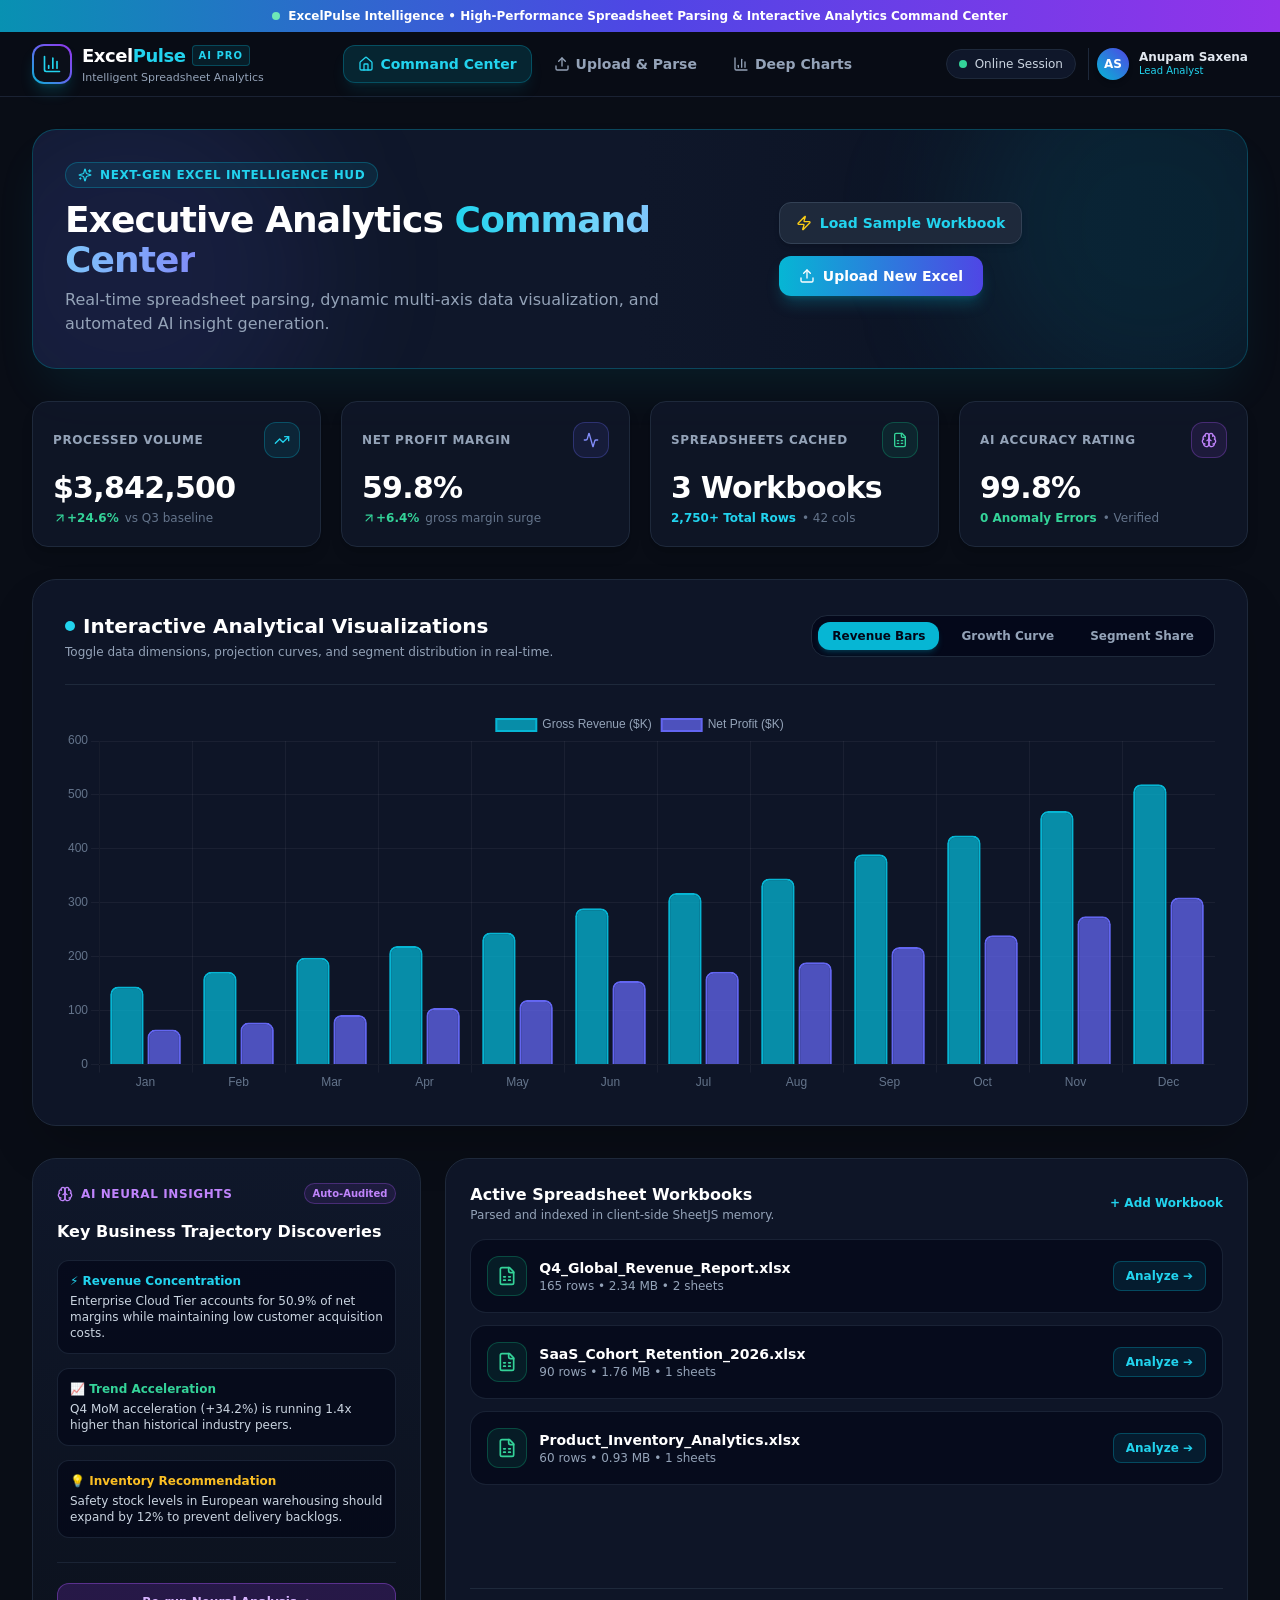
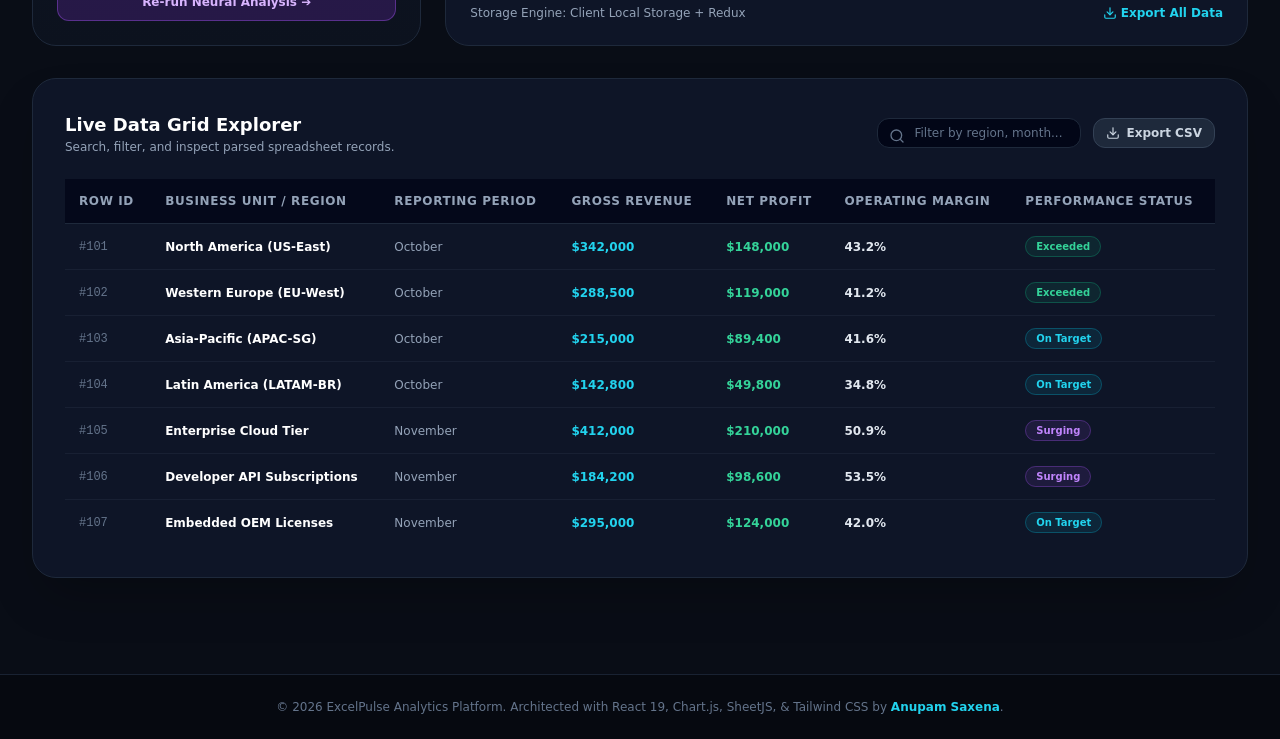
<file: index.html>
<!doctype html>
<html lang="en">
  <head>
    <meta charset="UTF-8" />
    <link rel="icon" type="image/svg+xml" href="./vite.svg" />
    <meta name="viewport" content="width=device-width, initial-scale=1.0" />
    <title>Excel Analytics Platform &mdash; Zidio Development</title>
    <script type="module" crossorigin src="./assets/index-CwGA9lVX.js"></script>
    <link rel="stylesheet" crossorigin href="./assets/index-CXcZWFBS.css">
  </head>
  <body>
    <div id="root"></div>
  </body>
</html>
</file>
<file: assets/index-CXcZWFBS.css>
*,:before,:after{--tw-border-spacing-x: 0;--tw-border-spacing-y: 0;--tw-translate-x: 0;--tw-translate-y: 0;--tw-rotate: 0;--tw-skew-x: 0;--tw-skew-y: 0;--tw-scale-x: 1;--tw-scale-y: 1;--tw-pan-x: ;--tw-pan-y: ;--tw-pinch-zoom: ;--tw-scroll-snap-strictness: proximity;--tw-gradient-from-position: ;--tw-gradient-via-position: ;--tw-gradient-to-position: ;--tw-ordinal: ;--tw-slashed-zero: ;--tw-numeric-figure: ;--tw-numeric-spacing: ;--tw-numeric-fraction: ;--tw-ring-inset: ;--tw-ring-offset-width: 0px;--tw-ring-offset-color: #fff;--tw-ring-color: rgb(59 130 246 / .5);--tw-ring-offset-shadow: 0 0 #0000;--tw-ring-shadow: 0 0 #0000;--tw-shadow: 0 0 #0000;--tw-shadow-colored: 0 0 #0000;--tw-blur: ;--tw-brightness: ;--tw-contrast: ;--tw-grayscale: ;--tw-hue-rotate: ;--tw-invert: ;--tw-saturate: ;--tw-sepia: ;--tw-drop-shadow: ;--tw-backdrop-blur: ;--tw-backdrop-brightness: ;--tw-backdrop-contrast: ;--tw-backdrop-grayscale: ;--tw-backdrop-hue-rotate: ;--tw-backdrop-invert: ;--tw-backdrop-opacity: ;--tw-backdrop-saturate: ;--tw-backdrop-sepia: ;--tw-contain-size: ;--tw-contain-layout: ;--tw-contain-paint: ;--tw-contain-style: }::backdrop{--tw-border-spacing-x: 0;--tw-border-spacing-y: 0;--tw-translate-x: 0;--tw-translate-y: 0;--tw-rotate: 0;--tw-skew-x: 0;--tw-skew-y: 0;--tw-scale-x: 1;--tw-scale-y: 1;--tw-pan-x: ;--tw-pan-y: ;--tw-pinch-zoom: ;--tw-scroll-snap-strictness: proximity;--tw-gradient-from-position: ;--tw-gradient-via-position: ;--tw-gradient-to-position: ;--tw-ordinal: ;--tw-slashed-zero: ;--tw-numeric-figure: ;--tw-numeric-spacing: ;--tw-numeric-fraction: ;--tw-ring-inset: ;--tw-ring-offset-width: 0px;--tw-ring-offset-color: #fff;--tw-ring-color: rgb(59 130 246 / .5);--tw-ring-offset-shadow: 0 0 #0000;--tw-ring-shadow: 0 0 #0000;--tw-shadow: 0 0 #0000;--tw-shadow-colored: 0 0 #0000;--tw-blur: ;--tw-brightness: ;--tw-contrast: ;--tw-grayscale: ;--tw-hue-rotate: ;--tw-invert: ;--tw-saturate: ;--tw-sepia: ;--tw-drop-shadow: ;--tw-backdrop-blur: ;--tw-backdrop-brightness: ;--tw-backdrop-contrast: ;--tw-backdrop-grayscale: ;--tw-backdrop-hue-rotate: ;--tw-backdrop-invert: ;--tw-backdrop-opacity: ;--tw-backdrop-saturate: ;--tw-backdrop-sepia: ;--tw-contain-size: ;--tw-contain-layout: ;--tw-contain-paint: ;--tw-contain-style: }*,:before,:after{box-sizing:border-box;border-width:0;border-style:solid;border-color:#e5e7eb}:before,:after{--tw-content: ""}html,:host{line-height:1.5;-webkit-text-size-adjust:100%;-moz-tab-size:4;-o-tab-size:4;tab-size:4;font-family:ui-sans-serif,system-ui,sans-serif,"Apple Color Emoji","Segoe UI Emoji",Segoe UI Symbol,"Noto Color Emoji";font-feature-settings:normal;font-variation-settings:normal;-webkit-tap-highlight-color:transparent}body{margin:0;line-height:inherit}hr{height:0;color:inherit;border-top-width:1px}abbr:where([title]){-webkit-text-decoration:underline dotted;text-decoration:underline dotted}h1,h2,h3,h4,h5,h6{font-size:inherit;font-weight:inherit}a{color:inherit;text-decoration:inherit}b,strong{font-weight:bolder}code,kbd,samp,pre{font-family:ui-monospace,SFMono-Regular,Menlo,Monaco,Consolas,Liberation Mono,Courier New,monospace;font-feature-settings:normal;font-variation-settings:normal;font-size:1em}small{font-size:80%}sub,sup{font-size:75%;line-height:0;position:relative;vertical-align:baseline}sub{bottom:-.25em}sup{top:-.5em}table{text-indent:0;border-color:inherit;border-collapse:collapse}button,input,optgroup,select,textarea{font-family:inherit;font-feature-settings:inherit;font-variation-settings:inherit;font-size:100%;font-weight:inherit;line-height:inherit;letter-spacing:inherit;color:inherit;margin:0;padding:0}button,select{text-transform:none}button,input:where([type=button]),input:where([type=reset]),input:where([type=submit]){-webkit-appearance:button;background-color:transparent;background-image:none}:-moz-focusring{outline:auto}:-moz-ui-invalid{box-shadow:none}progress{vertical-align:baseline}::-webkit-inner-spin-button,::-webkit-outer-spin-button{height:auto}[type=search]{-webkit-appearance:textfield;outline-offset:-2px}::-webkit-search-decoration{-webkit-appearance:none}::-webkit-file-upload-button{-webkit-appearance:button;font:inherit}summary{display:list-item}blockquote,dl,dd,h1,h2,h3,h4,h5,h6,hr,figure,p,pre{margin:0}fieldset{margin:0;padding:0}legend{padding:0}ol,ul,menu{list-style:none;margin:0;padding:0}dialog{padding:0}textarea{resize:vertical}input::-moz-placeholder,textarea::-moz-placeholder{opacity:1;color:#9ca3af}input::placeholder,textarea::placeholder{opacity:1;color:#9ca3af}button,[role=button]{cursor:pointer}:disabled{cursor:default}img,svg,video,canvas,audio,iframe,embed,object{display:block;vertical-align:middle}img,video{max-width:100%;height:auto}[hidden]:where(:not([hidden=until-found])){display:none}.sr-only{position:absolute;width:1px;height:1px;padding:0;margin:-1px;overflow:hidden;clip:rect(0,0,0,0);white-space:nowrap;border-width:0}.pointer-events-none{pointer-events:none}.pointer-events-auto{pointer-events:auto}.visible{visibility:visible}.invisible{visibility:hidden}.fixed{position:fixed}.absolute{position:absolute}.relative{position:relative}.sticky{position:sticky}.inset-0{top:0;right:0;bottom:0;left:0}.inset-x-0{left:0;right:0}.inset-y-0{top:0;bottom:0}.-bottom-12{bottom:-3rem}.-bottom-24{bottom:-6rem}.-left-12{left:-3rem}.-left-24{left:-6rem}.-right-12{right:-3rem}.-right-24{right:-6rem}.-top-12{top:-3rem}.-top-24{top:-6rem}.bottom-0{bottom:0}.left-0{left:0}.left-1{left:.25rem}.left-1\/2{left:50%}.left-2{left:.5rem}.left-3{left:.75rem}.left-\[50\%\]{left:50%}.right-0{right:0}.right-1{right:.25rem}.right-2{right:.5rem}.right-3{right:.75rem}.right-4{right:1rem}.top-0{top:0}.top-1\.5{top:.375rem}.top-1\/2{top:50%}.top-2{top:.5rem}.top-2\.5{top:.625rem}.top-3\.5{top:.875rem}.top-4{top:1rem}.top-\[1px\]{top:1px}.top-\[50\%\]{top:50%}.top-\[60\%\]{top:60%}.top-full{top:100%}.z-10{z-index:10}.z-20{z-index:20}.z-50{z-index:50}.z-\[100\]{z-index:100}.z-\[1\]{z-index:1}.-mx-1{margin-left:-.25rem;margin-right:-.25rem}.mx-2{margin-left:.5rem;margin-right:.5rem}.mx-3\.5{margin-left:.875rem;margin-right:.875rem}.mx-4{margin-left:1rem;margin-right:1rem}.mx-auto{margin-left:auto;margin-right:auto}.my-0\.5{margin-top:.125rem;margin-bottom:.125rem}.my-1{margin-top:.25rem;margin-bottom:.25rem}.-mb-px{margin-bottom:-1px}.-ml-4{margin-left:-1rem}.-mt-4{margin-top:-1rem}.mb-1{margin-bottom:.25rem}.mb-2{margin-bottom:.5rem}.mb-3{margin-bottom:.75rem}.mb-4{margin-bottom:1rem}.mb-5{margin-bottom:1.25rem}.mb-6{margin-bottom:1.5rem}.mb-8{margin-bottom:2rem}.ml-1{margin-left:.25rem}.ml-2{margin-left:.5rem}.ml-4{margin-left:1rem}.ml-auto{margin-left:auto}.mr-2{margin-right:.5rem}.mr-3{margin-right:.75rem}.mt-0\.5{margin-top:.125rem}.mt-1{margin-top:.25rem}.mt-1\.5{margin-top:.375rem}.mt-2{margin-top:.5rem}.mt-24{margin-top:6rem}.mt-4{margin-top:1rem}.mt-6{margin-top:1.5rem}.mt-8{margin-top:2rem}.mt-auto{margin-top:auto}.block{display:block}.inline-block{display:inline-block}.flex{display:flex}.inline-flex{display:inline-flex}.table{display:table}.grid{display:grid}.hidden{display:none}.aspect-square{aspect-ratio:1 / 1}.aspect-video{aspect-ratio:16 / 9}.size-4{width:1rem;height:1rem}.h-1\.5{height:.375rem}.h-10{height:2.5rem}.h-11{height:2.75rem}.h-12{height:3rem}.h-16{height:4rem}.h-2{height:.5rem}.h-2\.5{height:.625rem}.h-3{height:.75rem}.h-3\.5{height:.875rem}.h-4{height:1rem}.h-5{height:1.25rem}.h-6{height:1.5rem}.h-7{height:1.75rem}.h-72{height:18rem}.h-8{height:2rem}.h-80{height:20rem}.h-9{height:2.25rem}.h-96{height:24rem}.h-\[1px\]{height:1px}.h-\[var\(--radix-navigation-menu-viewport-height\)\]{height:var(--radix-navigation-menu-viewport-height)}.h-\[var\(--radix-select-trigger-height\)\]{height:var(--radix-select-trigger-height)}.h-auto{height:auto}.h-full{height:100%}.h-px{height:1px}.h-svh{height:100svh}.max-h-96{max-height:24rem}.max-h-\[300px\]{max-height:300px}.max-h-screen{max-height:100vh}.min-h-0{min-height:0px}.min-h-\[80px\]{min-height:80px}.min-h-screen{min-height:100vh}.min-h-svh{min-height:100svh}.w-0{width:0px}.w-1{width:.25rem}.w-1\/2{width:50%}.w-10{width:2.5rem}.w-11{width:2.75rem}.w-12{width:3rem}.w-16{width:4rem}.w-2{width:.5rem}.w-2\.5{width:.625rem}.w-2\/3{width:66.666667%}.w-3{width:.75rem}.w-3\.5{width:.875rem}.w-3\/4{width:75%}.w-4{width:1rem}.w-5{width:1.25rem}.w-6{width:1.5rem}.w-64{width:16rem}.w-7{width:1.75rem}.w-72{width:18rem}.w-8{width:2rem}.w-9{width:2.25rem}.w-96{width:24rem}.w-\[--sidebar-width\]{width:var(--sidebar-width)}.w-\[100px\]{width:100px}.w-\[1px\]{width:1px}.w-auto{width:auto}.w-full{width:100%}.w-max{width:-moz-max-content;width:max-content}.w-px{width:1px}.min-w-0{min-width:0px}.min-w-10{min-width:2.5rem}.min-w-11{min-width:2.75rem}.min-w-5{min-width:1.25rem}.min-w-9{min-width:2.25rem}.min-w-\[12rem\]{min-width:12rem}.min-w-\[8rem\]{min-width:8rem}.min-w-\[var\(--radix-select-trigger-width\)\]{min-width:var(--radix-select-trigger-width)}.min-w-full{min-width:100%}.max-w-2xl{max-width:42rem}.max-w-4xl{max-width:56rem}.max-w-5xl{max-width:64rem}.max-w-7xl{max-width:80rem}.max-w-\[--skeleton-width\]{max-width:var(--skeleton-width)}.max-w-lg{max-width:32rem}.max-w-max{max-width:-moz-max-content;max-width:max-content}.max-w-md{max-width:28rem}.flex-1{flex:1 1 0%}.flex-shrink-0,.shrink-0{flex-shrink:0}.grow{flex-grow:1}.grow-0{flex-grow:0}.basis-full{flex-basis:100%}.caption-bottom{caption-side:bottom}.border-collapse{border-collapse:collapse}.-translate-x-1\/2{--tw-translate-x: -50%;transform:translate(var(--tw-translate-x),var(--tw-translate-y)) rotate(var(--tw-rotate)) skew(var(--tw-skew-x)) skewY(var(--tw-skew-y)) scaleX(var(--tw-scale-x)) scaleY(var(--tw-scale-y))}.-translate-x-px{--tw-translate-x: -1px;transform:translate(var(--tw-translate-x),var(--tw-translate-y)) rotate(var(--tw-rotate)) skew(var(--tw-skew-x)) skewY(var(--tw-skew-y)) scaleX(var(--tw-scale-x)) scaleY(var(--tw-scale-y))}.-translate-y-1\/2{--tw-translate-y: -50%;transform:translate(var(--tw-translate-x),var(--tw-translate-y)) rotate(var(--tw-rotate)) skew(var(--tw-skew-x)) skewY(var(--tw-skew-y)) scaleX(var(--tw-scale-x)) scaleY(var(--tw-scale-y))}.translate-x-\[-50\%\]{--tw-translate-x: -50%;transform:translate(var(--tw-translate-x),var(--tw-translate-y)) rotate(var(--tw-rotate)) skew(var(--tw-skew-x)) skewY(var(--tw-skew-y)) scaleX(var(--tw-scale-x)) scaleY(var(--tw-scale-y))}.translate-x-px{--tw-translate-x: 1px;transform:translate(var(--tw-translate-x),var(--tw-translate-y)) rotate(var(--tw-rotate)) skew(var(--tw-skew-x)) skewY(var(--tw-skew-y)) scaleX(var(--tw-scale-x)) scaleY(var(--tw-scale-y))}.translate-y-\[-50\%\]{--tw-translate-y: -50%;transform:translate(var(--tw-translate-x),var(--tw-translate-y)) rotate(var(--tw-rotate)) skew(var(--tw-skew-x)) skewY(var(--tw-skew-y)) scaleX(var(--tw-scale-x)) scaleY(var(--tw-scale-y))}.rotate-45{--tw-rotate: 45deg;transform:translate(var(--tw-translate-x),var(--tw-translate-y)) rotate(var(--tw-rotate)) skew(var(--tw-skew-x)) skewY(var(--tw-skew-y)) scaleX(var(--tw-scale-x)) scaleY(var(--tw-scale-y))}.rotate-90{--tw-rotate: 90deg;transform:translate(var(--tw-translate-x),var(--tw-translate-y)) rotate(var(--tw-rotate)) skew(var(--tw-skew-x)) skewY(var(--tw-skew-y)) scaleX(var(--tw-scale-x)) scaleY(var(--tw-scale-y))}.transform{transform:translate(var(--tw-translate-x),var(--tw-translate-y)) rotate(var(--tw-rotate)) skew(var(--tw-skew-x)) skewY(var(--tw-skew-y)) scaleX(var(--tw-scale-x)) scaleY(var(--tw-scale-y))}@keyframes bounce{0%,to{transform:translateY(-25%);animation-timing-function:cubic-bezier(.8,0,1,1)}50%{transform:none;animation-timing-function:cubic-bezier(0,0,.2,1)}}.animate-bounce{animation:bounce 1s infinite}@keyframes pulse{50%{opacity:.5}}.animate-pulse{animation:pulse 2s cubic-bezier(.4,0,.6,1) infinite}@keyframes spin{to{transform:rotate(360deg)}}.cursor-default{cursor:default}.cursor-pointer{cursor:pointer}.touch-none{touch-action:none}.select-none{-webkit-user-select:none;-moz-user-select:none;user-select:none}.list-inside{list-style-position:inside}.list-disc{list-style-type:disc}.list-none{list-style-type:none}.appearance-none{-webkit-appearance:none;-moz-appearance:none;appearance:none}.grid-cols-1{grid-template-columns:repeat(1,minmax(0,1fr))}.grid-cols-2{grid-template-columns:repeat(2,minmax(0,1fr))}.flex-row{flex-direction:row}.flex-col{flex-direction:column}.flex-col-reverse{flex-direction:column-reverse}.flex-wrap{flex-wrap:wrap}.items-start{align-items:flex-start}.items-end{align-items:flex-end}.items-center{align-items:center}.items-stretch{align-items:stretch}.justify-center{justify-content:center}.justify-between{justify-content:space-between}.gap-1{gap:.25rem}.gap-1\.5{gap:.375rem}.gap-2{gap:.5rem}.gap-2\.5{gap:.625rem}.gap-3{gap:.75rem}.gap-4{gap:1rem}.gap-5{gap:1.25rem}.gap-6{gap:1.5rem}.gap-8{gap:2rem}.space-x-1>:not([hidden])~:not([hidden]){--tw-space-x-reverse: 0;margin-right:calc(.25rem * var(--tw-space-x-reverse));margin-left:calc(.25rem * calc(1 - var(--tw-space-x-reverse)))}.space-x-1\.5>:not([hidden])~:not([hidden]){--tw-space-x-reverse: 0;margin-right:calc(.375rem * var(--tw-space-x-reverse));margin-left:calc(.375rem * calc(1 - var(--tw-space-x-reverse)))}.space-x-2>:not([hidden])~:not([hidden]){--tw-space-x-reverse: 0;margin-right:calc(.5rem * var(--tw-space-x-reverse));margin-left:calc(.5rem * calc(1 - var(--tw-space-x-reverse)))}.space-x-2\.5>:not([hidden])~:not([hidden]){--tw-space-x-reverse: 0;margin-right:calc(.625rem * var(--tw-space-x-reverse));margin-left:calc(.625rem * calc(1 - var(--tw-space-x-reverse)))}.space-x-3>:not([hidden])~:not([hidden]){--tw-space-x-reverse: 0;margin-right:calc(.75rem * var(--tw-space-x-reverse));margin-left:calc(.75rem * calc(1 - var(--tw-space-x-reverse)))}.space-x-4>:not([hidden])~:not([hidden]){--tw-space-x-reverse: 0;margin-right:calc(1rem * var(--tw-space-x-reverse));margin-left:calc(1rem * calc(1 - var(--tw-space-x-reverse)))}.space-x-8>:not([hidden])~:not([hidden]){--tw-space-x-reverse: 0;margin-right:calc(2rem * var(--tw-space-x-reverse));margin-left:calc(2rem * calc(1 - var(--tw-space-x-reverse)))}.space-y-1>:not([hidden])~:not([hidden]){--tw-space-y-reverse: 0;margin-top:calc(.25rem * calc(1 - var(--tw-space-y-reverse)));margin-bottom:calc(.25rem * var(--tw-space-y-reverse))}.space-y-1\.5>:not([hidden])~:not([hidden]){--tw-space-y-reverse: 0;margin-top:calc(.375rem * calc(1 - var(--tw-space-y-reverse)));margin-bottom:calc(.375rem * var(--tw-space-y-reverse))}.space-y-2>:not([hidden])~:not([hidden]){--tw-space-y-reverse: 0;margin-top:calc(.5rem * calc(1 - var(--tw-space-y-reverse)));margin-bottom:calc(.5rem * var(--tw-space-y-reverse))}.space-y-3>:not([hidden])~:not([hidden]){--tw-space-y-reverse: 0;margin-top:calc(.75rem * calc(1 - var(--tw-space-y-reverse)));margin-bottom:calc(.75rem * var(--tw-space-y-reverse))}.space-y-3\.5>:not([hidden])~:not([hidden]){--tw-space-y-reverse: 0;margin-top:calc(.875rem * calc(1 - var(--tw-space-y-reverse)));margin-bottom:calc(.875rem * var(--tw-space-y-reverse))}.space-y-4>:not([hidden])~:not([hidden]){--tw-space-y-reverse: 0;margin-top:calc(1rem * calc(1 - var(--tw-space-y-reverse)));margin-bottom:calc(1rem * var(--tw-space-y-reverse))}.space-y-6>:not([hidden])~:not([hidden]){--tw-space-y-reverse: 0;margin-top:calc(1.5rem * calc(1 - var(--tw-space-y-reverse)));margin-bottom:calc(1.5rem * var(--tw-space-y-reverse))}.space-y-8>:not([hidden])~:not([hidden]){--tw-space-y-reverse: 0;margin-top:calc(2rem * calc(1 - var(--tw-space-y-reverse)));margin-bottom:calc(2rem * var(--tw-space-y-reverse))}.divide-y>:not([hidden])~:not([hidden]){--tw-divide-y-reverse: 0;border-top-width:calc(1px * calc(1 - var(--tw-divide-y-reverse)));border-bottom-width:calc(1px * var(--tw-divide-y-reverse))}.divide-gray-200>:not([hidden])~:not([hidden]){--tw-divide-opacity: 1;border-color:rgb(229 231 235 / var(--tw-divide-opacity, 1))}.divide-slate-800\/60>:not([hidden])~:not([hidden]){border-color:#1e293b99}.overflow-auto{overflow:auto}.overflow-hidden{overflow:hidden}.overflow-x-auto{overflow-x:auto}.overflow-y-auto{overflow-y:auto}.overflow-x-hidden{overflow-x:hidden}.whitespace-nowrap{white-space:nowrap}.whitespace-pre-wrap{white-space:pre-wrap}.break-words{overflow-wrap:break-word}.rounded{border-radius:.25rem}.rounded-2xl{border-radius:1rem}.rounded-3xl{border-radius:1.5rem}.rounded-\[10px\]{border-radius:10px}.rounded-\[14px\]{border-radius:14px}.rounded-\[2px\]{border-radius:2px}.rounded-\[inherit\]{border-radius:inherit}.rounded-full{border-radius:9999px}.rounded-lg{border-radius:.5rem}.rounded-md{border-radius:.375rem}.rounded-sm{border-radius:.125rem}.rounded-xl{border-radius:.75rem}.rounded-t-\[10px\]{border-top-left-radius:10px;border-top-right-radius:10px}.rounded-tl-sm{border-top-left-radius:.125rem}.border{border-width:1px}.border-2{border-width:2px}.border-4{border-width:4px}.border-\[1\.5px\]{border-width:1.5px}.border-y{border-top-width:1px;border-bottom-width:1px}.border-b{border-bottom-width:1px}.border-b-2{border-bottom-width:2px}.border-l{border-left-width:1px}.border-r{border-right-width:1px}.border-t{border-top-width:1px}.border-dashed{border-style:dashed}.border-\[--color-border\]{border-color:var(--color-border)}.border-blue-200{--tw-border-opacity: 1;border-color:rgb(191 219 254 / var(--tw-border-opacity, 1))}.border-blue-500{--tw-border-opacity: 1;border-color:rgb(59 130 246 / var(--tw-border-opacity, 1))}.border-cyan-400{--tw-border-opacity: 1;border-color:rgb(34 211 238 / var(--tw-border-opacity, 1))}.border-cyan-500\/30{border-color:#06b6d44d}.border-emerald-500\/30{border-color:#10b9814d}.border-gray-200{--tw-border-opacity: 1;border-color:rgb(229 231 235 / var(--tw-border-opacity, 1))}.border-gray-300{--tw-border-opacity: 1;border-color:rgb(209 213 219 / var(--tw-border-opacity, 1))}.border-green-200{--tw-border-opacity: 1;border-color:rgb(187 247 208 / var(--tw-border-opacity, 1))}.border-indigo-200{--tw-border-opacity: 1;border-color:rgb(199 210 254 / var(--tw-border-opacity, 1))}.border-indigo-500\/30{border-color:#6366f14d}.border-purple-500\/30{border-color:#a855f74d}.border-purple-500\/40{border-color:#a855f766}.border-red-200{--tw-border-opacity: 1;border-color:rgb(254 202 202 / var(--tw-border-opacity, 1))}.border-red-300{--tw-border-opacity: 1;border-color:rgb(252 165 165 / var(--tw-border-opacity, 1))}.border-slate-700{--tw-border-opacity: 1;border-color:rgb(51 65 85 / var(--tw-border-opacity, 1))}.border-slate-800{--tw-border-opacity: 1;border-color:rgb(30 41 59 / var(--tw-border-opacity, 1))}.border-slate-800\/80{border-color:#1e293bcc}.border-transparent{border-color:transparent}.border-yellow-200{--tw-border-opacity: 1;border-color:rgb(254 240 138 / var(--tw-border-opacity, 1))}.border-l-transparent{border-left-color:transparent}.border-t-blue-600{--tw-border-opacity: 1;border-top-color:rgb(37 99 235 / var(--tw-border-opacity, 1))}.border-t-transparent{border-top-color:transparent}.bg-\[\#060910\]{--tw-bg-opacity: 1;background-color:rgb(6 9 16 / var(--tw-bg-opacity, 1))}.bg-\[\#090d16\]{--tw-bg-opacity: 1;background-color:rgb(9 13 22 / var(--tw-bg-opacity, 1))}.bg-\[\#090d16\]\/90{background-color:#090d16e6}.bg-\[\#0b0f19\]{--tw-bg-opacity: 1;background-color:rgb(11 15 25 / var(--tw-bg-opacity, 1))}.bg-\[--color-bg\]{background-color:var(--color-bg)}.bg-black{--tw-bg-opacity: 1;background-color:rgb(0 0 0 / var(--tw-bg-opacity, 1))}.bg-black\/80{background-color:#000c}.bg-blue-100{--tw-bg-opacity: 1;background-color:rgb(219 234 254 / var(--tw-bg-opacity, 1))}.bg-blue-50{--tw-bg-opacity: 1;background-color:rgb(239 246 255 / var(--tw-bg-opacity, 1))}.bg-blue-600{--tw-bg-opacity: 1;background-color:rgb(37 99 235 / var(--tw-bg-opacity, 1))}.bg-cyan-400{--tw-bg-opacity: 1;background-color:rgb(34 211 238 / var(--tw-bg-opacity, 1))}.bg-cyan-500{--tw-bg-opacity: 1;background-color:rgb(6 182 212 / var(--tw-bg-opacity, 1))}.bg-cyan-500\/10{background-color:#06b6d41a}.bg-cyan-500\/15{background-color:#06b6d426}.bg-emerald-300{--tw-bg-opacity: 1;background-color:rgb(110 231 183 / var(--tw-bg-opacity, 1))}.bg-emerald-400{--tw-bg-opacity: 1;background-color:rgb(52 211 153 / var(--tw-bg-opacity, 1))}.bg-emerald-500\/10{background-color:#10b9811a}.bg-gray-100{--tw-bg-opacity: 1;background-color:rgb(243 244 246 / var(--tw-bg-opacity, 1))}.bg-gray-200{--tw-bg-opacity: 1;background-color:rgb(229 231 235 / var(--tw-bg-opacity, 1))}.bg-gray-50{--tw-bg-opacity: 1;background-color:rgb(249 250 251 / var(--tw-bg-opacity, 1))}.bg-green-100{--tw-bg-opacity: 1;background-color:rgb(220 252 231 / var(--tw-bg-opacity, 1))}.bg-green-50{--tw-bg-opacity: 1;background-color:rgb(240 253 244 / var(--tw-bg-opacity, 1))}.bg-green-500{--tw-bg-opacity: 1;background-color:rgb(34 197 94 / var(--tw-bg-opacity, 1))}.bg-indigo-50{--tw-bg-opacity: 1;background-color:rgb(238 242 255 / var(--tw-bg-opacity, 1))}.bg-indigo-500\/10{background-color:#6366f11a}.bg-indigo-600{--tw-bg-opacity: 1;background-color:rgb(79 70 229 / var(--tw-bg-opacity, 1))}.bg-purple-100{--tw-bg-opacity: 1;background-color:rgb(243 232 255 / var(--tw-bg-opacity, 1))}.bg-purple-500\/10{background-color:#a855f71a}.bg-purple-600{--tw-bg-opacity: 1;background-color:rgb(147 51 234 / var(--tw-bg-opacity, 1))}.bg-purple-600\/20{background-color:#9333ea33}.bg-red-100{--tw-bg-opacity: 1;background-color:rgb(254 226 226 / var(--tw-bg-opacity, 1))}.bg-red-50{--tw-bg-opacity: 1;background-color:rgb(254 242 242 / var(--tw-bg-opacity, 1))}.bg-red-600{--tw-bg-opacity: 1;background-color:rgb(220 38 38 / var(--tw-bg-opacity, 1))}.bg-slate-800{--tw-bg-opacity: 1;background-color:rgb(30 41 59 / var(--tw-bg-opacity, 1))}.bg-slate-900{--tw-bg-opacity: 1;background-color:rgb(15 23 42 / var(--tw-bg-opacity, 1))}.bg-slate-900\/60{background-color:#0f172a99}.bg-slate-900\/80{background-color:#0f172acc}.bg-slate-900\/90{background-color:#0f172ae6}.bg-slate-950{--tw-bg-opacity: 1;background-color:rgb(2 6 23 / var(--tw-bg-opacity, 1))}.bg-slate-950\/60{background-color:#02061799}.bg-slate-950\/70{background-color:#020617b3}.bg-slate-950\/80{background-color:#020617cc}.bg-transparent{background-color:transparent}.bg-white{--tw-bg-opacity: 1;background-color:rgb(255 255 255 / var(--tw-bg-opacity, 1))}.bg-yellow-100{--tw-bg-opacity: 1;background-color:rgb(254 249 195 / var(--tw-bg-opacity, 1))}.bg-yellow-50{--tw-bg-opacity: 1;background-color:rgb(254 252 232 / var(--tw-bg-opacity, 1))}.bg-opacity-50{--tw-bg-opacity: .5}.bg-gradient-to-b{background-image:linear-gradient(to bottom,var(--tw-gradient-stops))}.bg-gradient-to-r{background-image:linear-gradient(to right,var(--tw-gradient-stops))}.bg-gradient-to-tr{background-image:linear-gradient(to top right,var(--tw-gradient-stops))}.from-cyan-400{--tw-gradient-from: #22d3ee var(--tw-gradient-from-position);--tw-gradient-to: rgb(34 211 238 / 0) var(--tw-gradient-to-position);--tw-gradient-stops: var(--tw-gradient-from), var(--tw-gradient-to)}.from-cyan-500{--tw-gradient-from: #06b6d4 var(--tw-gradient-from-position);--tw-gradient-to: rgb(6 182 212 / 0) var(--tw-gradient-to-position);--tw-gradient-stops: var(--tw-gradient-from), var(--tw-gradient-to)}.from-cyan-600{--tw-gradient-from: #0891b2 var(--tw-gradient-from-position);--tw-gradient-to: rgb(8 145 178 / 0) var(--tw-gradient-to-position);--tw-gradient-stops: var(--tw-gradient-from), var(--tw-gradient-to)}.from-slate-900{--tw-gradient-from: #0f172a var(--tw-gradient-from-position);--tw-gradient-to: rgb(15 23 42 / 0) var(--tw-gradient-to-position);--tw-gradient-stops: var(--tw-gradient-from), var(--tw-gradient-to)}.via-\[\#0f172a\]{--tw-gradient-to: rgb(15 23 42 / 0) var(--tw-gradient-to-position);--tw-gradient-stops: var(--tw-gradient-from), #0f172a var(--tw-gradient-via-position), var(--tw-gradient-to)}.via-indigo-500{--tw-gradient-to: rgb(99 102 241 / 0) var(--tw-gradient-to-position);--tw-gradient-stops: var(--tw-gradient-from), #6366f1 var(--tw-gradient-via-position), var(--tw-gradient-to)}.via-indigo-600{--tw-gradient-to: rgb(79 70 229 / 0) var(--tw-gradient-to-position);--tw-gradient-stops: var(--tw-gradient-from), #4f46e5 var(--tw-gradient-via-position), var(--tw-gradient-to)}.via-sky-300{--tw-gradient-to: rgb(125 211 252 / 0) var(--tw-gradient-to-position);--tw-gradient-stops: var(--tw-gradient-from), #7dd3fc var(--tw-gradient-via-position), var(--tw-gradient-to)}.to-\[\#0a1120\]{--tw-gradient-to: #0a1120 var(--tw-gradient-to-position)}.to-\[\#0c121e\]{--tw-gradient-to: #0c121e var(--tw-gradient-to-position)}.to-indigo-400{--tw-gradient-to: #818cf8 var(--tw-gradient-to-position)}.to-indigo-600{--tw-gradient-to: #4f46e5 var(--tw-gradient-to-position)}.to-purple-600{--tw-gradient-to: #9333ea var(--tw-gradient-to-position)}.bg-clip-text{-webkit-background-clip:text;background-clip:text}.fill-current{fill:currentColor}.p-0{padding:0}.p-0\.5{padding:.125rem}.p-1{padding:.25rem}.p-1\.5{padding:.375rem}.p-10{padding:2.5rem}.p-2{padding:.5rem}.p-3{padding:.75rem}.p-3\.5{padding:.875rem}.p-4{padding:1rem}.p-5{padding:1.25rem}.p-6{padding:1.5rem}.p-8{padding:2rem}.p-\[1px\]{padding:1px}.px-1{padding-left:.25rem;padding-right:.25rem}.px-1\.5{padding-left:.375rem;padding-right:.375rem}.px-2{padding-left:.5rem;padding-right:.5rem}.px-2\.5{padding-left:.625rem;padding-right:.625rem}.px-3{padding-left:.75rem;padding-right:.75rem}.px-3\.5{padding-left:.875rem;padding-right:.875rem}.px-4{padding-left:1rem;padding-right:1rem}.px-5{padding-left:1.25rem;padding-right:1.25rem}.px-6{padding-left:1.5rem;padding-right:1.5rem}.px-8{padding-left:2rem;padding-right:2rem}.py-0\.5{padding-top:.125rem;padding-bottom:.125rem}.py-1{padding-top:.25rem;padding-bottom:.25rem}.py-1\.5{padding-top:.375rem;padding-bottom:.375rem}.py-10{padding-top:2.5rem;padding-bottom:2.5rem}.py-12{padding-top:3rem;padding-bottom:3rem}.py-2{padding-top:.5rem;padding-bottom:.5rem}.py-2\.5{padding-top:.625rem;padding-bottom:.625rem}.py-3{padding-top:.75rem;padding-bottom:.75rem}.py-4{padding-top:1rem;padding-bottom:1rem}.py-6{padding-top:1.5rem;padding-bottom:1.5rem}.py-8{padding-top:2rem;padding-bottom:2rem}.pb-16{padding-bottom:4rem}.pb-3{padding-bottom:.75rem}.pb-4{padding-bottom:1rem}.pb-6{padding-bottom:1.5rem}.pl-10{padding-left:2.5rem}.pl-2{padding-left:.5rem}.pl-2\.5{padding-left:.625rem}.pl-3{padding-left:.75rem}.pl-4{padding-left:1rem}.pl-8{padding-left:2rem}.pl-9{padding-left:2.25rem}.pr-10{padding-right:2.5rem}.pr-2{padding-right:.5rem}.pr-2\.5{padding-right:.625rem}.pr-3{padding-right:.75rem}.pr-4{padding-right:1rem}.pr-8{padding-right:2rem}.pt-0{padding-top:0}.pt-1{padding-top:.25rem}.pt-3{padding-top:.75rem}.pt-4{padding-top:1rem}.pt-5{padding-top:1.25rem}.text-left{text-align:left}.text-center{text-align:center}.text-right{text-align:right}.align-middle{vertical-align:middle}.font-mono{font-family:ui-monospace,SFMono-Regular,Menlo,Monaco,Consolas,Liberation Mono,Courier New,monospace}.font-sans{font-family:ui-sans-serif,system-ui,sans-serif,"Apple Color Emoji","Segoe UI Emoji",Segoe UI Symbol,"Noto Color Emoji"}.text-2xl{font-size:1.5rem;line-height:2rem}.text-3xl{font-size:1.875rem;line-height:2.25rem}.text-\[0\.8rem\]{font-size:.8rem}.text-\[10px\]{font-size:10px}.text-\[11px\]{font-size:11px}.text-base{font-size:1rem;line-height:1.5rem}.text-lg{font-size:1.125rem;line-height:1.75rem}.text-sm{font-size:.875rem;line-height:1.25rem}.text-xs{font-size:.75rem;line-height:1rem}.font-black{font-weight:900}.font-bold{font-weight:700}.font-extrabold{font-weight:800}.font-medium{font-weight:500}.font-normal{font-weight:400}.font-semibold{font-weight:600}.uppercase{text-transform:uppercase}.capitalize{text-transform:capitalize}.tabular-nums{--tw-numeric-spacing: tabular-nums;font-variant-numeric:var(--tw-ordinal) var(--tw-slashed-zero) var(--tw-numeric-figure) var(--tw-numeric-spacing) var(--tw-numeric-fraction)}.leading-4{line-height:1rem}.leading-none{line-height:1}.leading-relaxed{line-height:1.625}.leading-tight{line-height:1.25}.tracking-tight{letter-spacing:-.025em}.tracking-wider{letter-spacing:.05em}.tracking-widest{letter-spacing:.1em}.text-amber-400{--tw-text-opacity: 1;color:rgb(251 191 36 / var(--tw-text-opacity, 1))}.text-blue-600{--tw-text-opacity: 1;color:rgb(37 99 235 / var(--tw-text-opacity, 1))}.text-blue-700{--tw-text-opacity: 1;color:rgb(29 78 216 / var(--tw-text-opacity, 1))}.text-blue-800{--tw-text-opacity: 1;color:rgb(30 64 175 / var(--tw-text-opacity, 1))}.text-current{color:currentColor}.text-cyan-400{--tw-text-opacity: 1;color:rgb(34 211 238 / var(--tw-text-opacity, 1))}.text-emerald-400{--tw-text-opacity: 1;color:rgb(52 211 153 / var(--tw-text-opacity, 1))}.text-gray-400{--tw-text-opacity: 1;color:rgb(156 163 175 / var(--tw-text-opacity, 1))}.text-gray-500{--tw-text-opacity: 1;color:rgb(107 114 128 / var(--tw-text-opacity, 1))}.text-gray-600{--tw-text-opacity: 1;color:rgb(75 85 99 / var(--tw-text-opacity, 1))}.text-gray-700{--tw-text-opacity: 1;color:rgb(55 65 81 / var(--tw-text-opacity, 1))}.text-gray-900{--tw-text-opacity: 1;color:rgb(17 24 39 / var(--tw-text-opacity, 1))}.text-green-600{--tw-text-opacity: 1;color:rgb(22 163 74 / var(--tw-text-opacity, 1))}.text-green-700{--tw-text-opacity: 1;color:rgb(21 128 61 / var(--tw-text-opacity, 1))}.text-green-800{--tw-text-opacity: 1;color:rgb(22 101 52 / var(--tw-text-opacity, 1))}.text-indigo-400{--tw-text-opacity: 1;color:rgb(129 140 248 / var(--tw-text-opacity, 1))}.text-indigo-700{--tw-text-opacity: 1;color:rgb(67 56 202 / var(--tw-text-opacity, 1))}.text-indigo-800{--tw-text-opacity: 1;color:rgb(55 48 163 / var(--tw-text-opacity, 1))}.text-purple-300{--tw-text-opacity: 1;color:rgb(216 180 254 / var(--tw-text-opacity, 1))}.text-purple-400{--tw-text-opacity: 1;color:rgb(192 132 252 / var(--tw-text-opacity, 1))}.text-purple-600{--tw-text-opacity: 1;color:rgb(147 51 234 / var(--tw-text-opacity, 1))}.text-red-400{--tw-text-opacity: 1;color:rgb(248 113 113 / var(--tw-text-opacity, 1))}.text-red-600{--tw-text-opacity: 1;color:rgb(220 38 38 / var(--tw-text-opacity, 1))}.text-red-700{--tw-text-opacity: 1;color:rgb(185 28 28 / var(--tw-text-opacity, 1))}.text-red-800{--tw-text-opacity: 1;color:rgb(153 27 27 / var(--tw-text-opacity, 1))}.text-slate-100{--tw-text-opacity: 1;color:rgb(241 245 249 / var(--tw-text-opacity, 1))}.text-slate-200{--tw-text-opacity: 1;color:rgb(226 232 240 / var(--tw-text-opacity, 1))}.text-slate-300{--tw-text-opacity: 1;color:rgb(203 213 225 / var(--tw-text-opacity, 1))}.text-slate-400{--tw-text-opacity: 1;color:rgb(148 163 184 / var(--tw-text-opacity, 1))}.text-slate-500{--tw-text-opacity: 1;color:rgb(100 116 139 / var(--tw-text-opacity, 1))}.text-slate-950{--tw-text-opacity: 1;color:rgb(2 6 23 / var(--tw-text-opacity, 1))}.text-transparent{color:transparent}.text-white{--tw-text-opacity: 1;color:rgb(255 255 255 / var(--tw-text-opacity, 1))}.text-yellow-400{--tw-text-opacity: 1;color:rgb(250 204 21 / var(--tw-text-opacity, 1))}.text-yellow-500{--tw-text-opacity: 1;color:rgb(234 179 8 / var(--tw-text-opacity, 1))}.text-yellow-600{--tw-text-opacity: 1;color:rgb(202 138 4 / var(--tw-text-opacity, 1))}.text-yellow-700{--tw-text-opacity: 1;color:rgb(161 98 7 / var(--tw-text-opacity, 1))}.text-yellow-800{--tw-text-opacity: 1;color:rgb(133 77 14 / var(--tw-text-opacity, 1))}.underline-offset-4{text-underline-offset:4px}.antialiased{-webkit-font-smoothing:antialiased;-moz-osx-font-smoothing:grayscale}.placeholder-gray-500::-moz-placeholder{--tw-placeholder-opacity: 1;color:rgb(107 114 128 / var(--tw-placeholder-opacity, 1))}.placeholder-gray-500::placeholder{--tw-placeholder-opacity: 1;color:rgb(107 114 128 / var(--tw-placeholder-opacity, 1))}.placeholder-slate-500::-moz-placeholder{--tw-placeholder-opacity: 1;color:rgb(100 116 139 / var(--tw-placeholder-opacity, 1))}.placeholder-slate-500::placeholder{--tw-placeholder-opacity: 1;color:rgb(100 116 139 / var(--tw-placeholder-opacity, 1))}.opacity-0{opacity:0}.opacity-50{opacity:.5}.opacity-60{opacity:.6}.opacity-70{opacity:.7}.opacity-90{opacity:.9}.shadow{--tw-shadow: 0 1px 3px 0 rgb(0 0 0 / .1), 0 1px 2px -1px rgb(0 0 0 / .1);--tw-shadow-colored: 0 1px 3px 0 var(--tw-shadow-color), 0 1px 2px -1px var(--tw-shadow-color);box-shadow:var(--tw-ring-offset-shadow, 0 0 #0000),var(--tw-ring-shadow, 0 0 #0000),var(--tw-shadow)}.shadow-2xl{--tw-shadow: 0 25px 50px -12px rgb(0 0 0 / .25);--tw-shadow-colored: 0 25px 50px -12px var(--tw-shadow-color);box-shadow:var(--tw-ring-offset-shadow, 0 0 #0000),var(--tw-ring-shadow, 0 0 #0000),var(--tw-shadow)}.shadow-\[0_0_0_1px_hsl\(var\(--sidebar-border\)\)\]{--tw-shadow: 0 0 0 1px hsl(var(--sidebar-border));--tw-shadow-colored: 0 0 0 1px var(--tw-shadow-color);box-shadow:var(--tw-ring-offset-shadow, 0 0 #0000),var(--tw-ring-shadow, 0 0 #0000),var(--tw-shadow)}.shadow-lg{--tw-shadow: 0 10px 15px -3px rgb(0 0 0 / .1), 0 4px 6px -4px rgb(0 0 0 / .1);--tw-shadow-colored: 0 10px 15px -3px var(--tw-shadow-color), 0 4px 6px -4px var(--tw-shadow-color);box-shadow:var(--tw-ring-offset-shadow, 0 0 #0000),var(--tw-ring-shadow, 0 0 #0000),var(--tw-shadow)}.shadow-md{--tw-shadow: 0 4px 6px -1px rgb(0 0 0 / .1), 0 2px 4px -2px rgb(0 0 0 / .1);--tw-shadow-colored: 0 4px 6px -1px var(--tw-shadow-color), 0 2px 4px -2px var(--tw-shadow-color);box-shadow:var(--tw-ring-offset-shadow, 0 0 #0000),var(--tw-ring-shadow, 0 0 #0000),var(--tw-shadow)}.shadow-none{--tw-shadow: 0 0 #0000;--tw-shadow-colored: 0 0 #0000;box-shadow:var(--tw-ring-offset-shadow, 0 0 #0000),var(--tw-ring-shadow, 0 0 #0000),var(--tw-shadow)}.shadow-sm{--tw-shadow: 0 1px 2px 0 rgb(0 0 0 / .05);--tw-shadow-colored: 0 1px 2px 0 var(--tw-shadow-color);box-shadow:var(--tw-ring-offset-shadow, 0 0 #0000),var(--tw-ring-shadow, 0 0 #0000),var(--tw-shadow)}.shadow-xl{--tw-shadow: 0 20px 25px -5px rgb(0 0 0 / .1), 0 8px 10px -6px rgb(0 0 0 / .1);--tw-shadow-colored: 0 20px 25px -5px var(--tw-shadow-color), 0 8px 10px -6px var(--tw-shadow-color);box-shadow:var(--tw-ring-offset-shadow, 0 0 #0000),var(--tw-ring-shadow, 0 0 #0000),var(--tw-shadow)}.shadow-cyan-500\/10{--tw-shadow-color: rgb(6 182 212 / .1);--tw-shadow: var(--tw-shadow-colored)}.shadow-cyan-500\/20{--tw-shadow-color: rgb(6 182 212 / .2);--tw-shadow: var(--tw-shadow-colored)}.shadow-cyan-500\/25{--tw-shadow-color: rgb(6 182 212 / .25);--tw-shadow: var(--tw-shadow-colored)}.outline-none{outline:2px solid transparent;outline-offset:2px}.outline{outline-style:solid}.ring-0{--tw-ring-offset-shadow: var(--tw-ring-inset) 0 0 0 var(--tw-ring-offset-width) var(--tw-ring-offset-color);--tw-ring-shadow: var(--tw-ring-inset) 0 0 0 calc(0px + var(--tw-ring-offset-width)) var(--tw-ring-color);box-shadow:var(--tw-ring-offset-shadow),var(--tw-ring-shadow),var(--tw-shadow, 0 0 #0000)}.ring-2{--tw-ring-offset-shadow: var(--tw-ring-inset) 0 0 0 var(--tw-ring-offset-width) var(--tw-ring-offset-color);--tw-ring-shadow: var(--tw-ring-inset) 0 0 0 calc(2px + var(--tw-ring-offset-width)) var(--tw-ring-color);box-shadow:var(--tw-ring-offset-shadow),var(--tw-ring-shadow),var(--tw-shadow, 0 0 #0000)}.blur-3xl{--tw-blur: blur(64px);filter:var(--tw-blur) var(--tw-brightness) var(--tw-contrast) var(--tw-grayscale) var(--tw-hue-rotate) var(--tw-invert) var(--tw-saturate) var(--tw-sepia) var(--tw-drop-shadow)}.filter{filter:var(--tw-blur) var(--tw-brightness) var(--tw-contrast) var(--tw-grayscale) var(--tw-hue-rotate) var(--tw-invert) var(--tw-saturate) var(--tw-sepia) var(--tw-drop-shadow)}.backdrop-blur-xl{--tw-backdrop-blur: blur(24px);-webkit-backdrop-filter:var(--tw-backdrop-blur) var(--tw-backdrop-brightness) var(--tw-backdrop-contrast) var(--tw-backdrop-grayscale) var(--tw-backdrop-hue-rotate) var(--tw-backdrop-invert) var(--tw-backdrop-opacity) var(--tw-backdrop-saturate) var(--tw-backdrop-sepia);backdrop-filter:var(--tw-backdrop-blur) var(--tw-backdrop-brightness) var(--tw-backdrop-contrast) var(--tw-backdrop-grayscale) var(--tw-backdrop-hue-rotate) var(--tw-backdrop-invert) var(--tw-backdrop-opacity) var(--tw-backdrop-saturate) var(--tw-backdrop-sepia)}.transition{transition-property:color,background-color,border-color,text-decoration-color,fill,stroke,opacity,box-shadow,transform,filter,-webkit-backdrop-filter;transition-property:color,background-color,border-color,text-decoration-color,fill,stroke,opacity,box-shadow,transform,filter,backdrop-filter;transition-property:color,background-color,border-color,text-decoration-color,fill,stroke,opacity,box-shadow,transform,filter,backdrop-filter,-webkit-backdrop-filter;transition-timing-function:cubic-bezier(.4,0,.2,1);transition-duration:.15s}.transition-\[left\,right\,width\]{transition-property:left,right,width;transition-timing-function:cubic-bezier(.4,0,.2,1);transition-duration:.15s}.transition-\[margin\,opa\]{transition-property:margin,opa;transition-timing-function:cubic-bezier(.4,0,.2,1);transition-duration:.15s}.transition-\[width\,height\,padding\]{transition-property:width,height,padding;transition-timing-function:cubic-bezier(.4,0,.2,1);transition-duration:.15s}.transition-\[width\]{transition-property:width;transition-timing-function:cubic-bezier(.4,0,.2,1);transition-duration:.15s}.transition-all{transition-property:all;transition-timing-function:cubic-bezier(.4,0,.2,1);transition-duration:.15s}.transition-colors{transition-property:color,background-color,border-color,text-decoration-color,fill,stroke;transition-timing-function:cubic-bezier(.4,0,.2,1);transition-duration:.15s}.transition-opacity{transition-property:opacity;transition-timing-function:cubic-bezier(.4,0,.2,1);transition-duration:.15s}.transition-transform{transition-property:transform;transition-timing-function:cubic-bezier(.4,0,.2,1);transition-duration:.15s}.duration-1000{transition-duration:1s}.duration-200{transition-duration:.2s}.duration-300{transition-duration:.3s}.ease-in-out{transition-timing-function:cubic-bezier(.4,0,.2,1)}.ease-linear{transition-timing-function:linear}body{margin:0;font-family:-apple-system,BlinkMacSystemFont,Segoe UI,Roboto,Oxygen,Ubuntu,Cantarell,Fira Sans,Droid Sans,Helvetica Neue,sans-serif;-webkit-font-smoothing:antialiased;-moz-osx-font-smoothing:grayscale}code{font-family:source-code-pro,Menlo,Monaco,Consolas,Courier New,monospace}::-webkit-scrollbar{width:8px}::-webkit-scrollbar-track{background:#f1f1f1}::-webkit-scrollbar-thumb{background:#c1c1c1;border-radius:4px}::-webkit-scrollbar-thumb:hover{background:#a8a8a8}@keyframes spin{0%{transform:rotate(0)}to{transform:rotate(360deg)}}.animate-spin{animation:spin 1s linear infinite}.chart-container{position:relative;height:400px;width:100%}@media (max-width: 640px){.chart-container{height:300px}}.selection\:bg-cyan-500 *::-moz-selection{--tw-bg-opacity: 1;background-color:rgb(6 182 212 / var(--tw-bg-opacity, 1))}.selection\:bg-cyan-500 *::selection{--tw-bg-opacity: 1;background-color:rgb(6 182 212 / var(--tw-bg-opacity, 1))}.selection\:text-slate-950 *::-moz-selection{--tw-text-opacity: 1;color:rgb(2 6 23 / var(--tw-text-opacity, 1))}.selection\:text-slate-950 *::selection{--tw-text-opacity: 1;color:rgb(2 6 23 / var(--tw-text-opacity, 1))}.selection\:bg-cyan-500::-moz-selection{--tw-bg-opacity: 1;background-color:rgb(6 182 212 / var(--tw-bg-opacity, 1))}.selection\:bg-cyan-500::selection{--tw-bg-opacity: 1;background-color:rgb(6 182 212 / var(--tw-bg-opacity, 1))}.selection\:text-slate-950::-moz-selection{--tw-text-opacity: 1;color:rgb(2 6 23 / var(--tw-text-opacity, 1))}.selection\:text-slate-950::selection{--tw-text-opacity: 1;color:rgb(2 6 23 / var(--tw-text-opacity, 1))}.file\:border-0::file-selector-button{border-width:0px}.file\:bg-transparent::file-selector-button{background-color:transparent}.file\:text-sm::file-selector-button{font-size:.875rem;line-height:1.25rem}.file\:font-medium::file-selector-button{font-weight:500}.after\:absolute:after{content:var(--tw-content);position:absolute}.after\:-inset-2:after{content:var(--tw-content);top:-.5rem;right:-.5rem;bottom:-.5rem;left:-.5rem}.after\:inset-y-0:after{content:var(--tw-content);top:0;bottom:0}.after\:left-1\/2:after{content:var(--tw-content);left:50%}.after\:w-1:after{content:var(--tw-content);width:.25rem}.after\:w-\[2px\]:after{content:var(--tw-content);width:2px}.after\:-translate-x-1\/2:after{content:var(--tw-content);--tw-translate-x: -50%;transform:translate(var(--tw-translate-x),var(--tw-translate-y)) rotate(var(--tw-rotate)) skew(var(--tw-skew-x)) skewY(var(--tw-skew-y)) scaleX(var(--tw-scale-x)) scaleY(var(--tw-scale-y))}.first\:rounded-l-md:first-child{border-top-left-radius:.375rem;border-bottom-left-radius:.375rem}.first\:border-l:first-child{border-left-width:1px}.last\:rounded-r-md:last-child{border-top-right-radius:.375rem;border-bottom-right-radius:.375rem}.focus-within\:relative:focus-within{position:relative}.focus-within\:z-20:focus-within{z-index:20}.hover\:-translate-y-0\.5:hover{--tw-translate-y: -.125rem;transform:translate(var(--tw-translate-x),var(--tw-translate-y)) rotate(var(--tw-rotate)) skew(var(--tw-skew-x)) skewY(var(--tw-skew-y)) scaleX(var(--tw-scale-x)) scaleY(var(--tw-scale-y))}.hover\:border-cyan-500\/50:hover{border-color:#06b6d480}.hover\:border-emerald-500\/50:hover{border-color:#10b98180}.hover\:border-gray-300:hover{--tw-border-opacity: 1;border-color:rgb(209 213 219 / var(--tw-border-opacity, 1))}.hover\:border-indigo-500\/50:hover{border-color:#6366f180}.hover\:border-purple-500\/50:hover{border-color:#a855f780}.hover\:border-slate-700:hover{--tw-border-opacity: 1;border-color:rgb(51 65 85 / var(--tw-border-opacity, 1))}.hover\:bg-blue-200:hover{--tw-bg-opacity: 1;background-color:rgb(191 219 254 / var(--tw-bg-opacity, 1))}.hover\:bg-blue-700:hover{--tw-bg-opacity: 1;background-color:rgb(29 78 216 / var(--tw-bg-opacity, 1))}.hover\:bg-cyan-400:hover{--tw-bg-opacity: 1;background-color:rgb(34 211 238 / var(--tw-bg-opacity, 1))}.hover\:bg-cyan-500\/20:hover{background-color:#06b6d433}.hover\:bg-gray-200:hover{--tw-bg-opacity: 1;background-color:rgb(229 231 235 / var(--tw-bg-opacity, 1))}.hover\:bg-gray-50:hover{--tw-bg-opacity: 1;background-color:rgb(249 250 251 / var(--tw-bg-opacity, 1))}.hover\:bg-purple-600\/30:hover{background-color:#9333ea4d}.hover\:bg-purple-700:hover{--tw-bg-opacity: 1;background-color:rgb(126 34 206 / var(--tw-bg-opacity, 1))}.hover\:bg-red-200:hover{--tw-bg-opacity: 1;background-color:rgb(254 202 202 / var(--tw-bg-opacity, 1))}.hover\:bg-red-700:hover{--tw-bg-opacity: 1;background-color:rgb(185 28 28 / var(--tw-bg-opacity, 1))}.hover\:bg-slate-700:hover{--tw-bg-opacity: 1;background-color:rgb(51 65 85 / var(--tw-bg-opacity, 1))}.hover\:bg-slate-800\/40:hover{background-color:#1e293b66}.hover\:bg-slate-800\/60:hover{background-color:#1e293b99}.hover\:bg-slate-900\/90:hover{background-color:#0f172ae6}.hover\:from-cyan-400:hover{--tw-gradient-from: #22d3ee var(--tw-gradient-from-position);--tw-gradient-to: rgb(34 211 238 / 0) var(--tw-gradient-to-position);--tw-gradient-stops: var(--tw-gradient-from), var(--tw-gradient-to)}.hover\:to-indigo-500:hover{--tw-gradient-to: #6366f1 var(--tw-gradient-to-position)}.hover\:text-blue-500:hover{--tw-text-opacity: 1;color:rgb(59 130 246 / var(--tw-text-opacity, 1))}.hover\:text-cyan-300:hover{--tw-text-opacity: 1;color:rgb(103 232 249 / var(--tw-text-opacity, 1))}.hover\:text-gray-600:hover{--tw-text-opacity: 1;color:rgb(75 85 99 / var(--tw-text-opacity, 1))}.hover\:text-gray-700:hover{--tw-text-opacity: 1;color:rgb(55 65 81 / var(--tw-text-opacity, 1))}.hover\:text-red-900:hover{--tw-text-opacity: 1;color:rgb(127 29 29 / var(--tw-text-opacity, 1))}.hover\:text-white:hover{--tw-text-opacity: 1;color:rgb(255 255 255 / var(--tw-text-opacity, 1))}.hover\:underline:hover{text-decoration-line:underline}.hover\:opacity-100:hover{opacity:1}.hover\:shadow-\[0_0_0_1px_hsl\(var\(--sidebar-accent\)\)\]:hover{--tw-shadow: 0 0 0 1px hsl(var(--sidebar-accent));--tw-shadow-colored: 0 0 0 1px var(--tw-shadow-color);box-shadow:var(--tw-ring-offset-shadow, 0 0 #0000),var(--tw-ring-shadow, 0 0 #0000),var(--tw-shadow)}.hover\:shadow-cyan-500\/10:hover{--tw-shadow-color: rgb(6 182 212 / .1);--tw-shadow: var(--tw-shadow-colored)}.hover\:shadow-emerald-500\/10:hover{--tw-shadow-color: rgb(16 185 129 / .1);--tw-shadow: var(--tw-shadow-colored)}.hover\:shadow-indigo-500\/10:hover{--tw-shadow-color: rgb(99 102 241 / .1);--tw-shadow: var(--tw-shadow-colored)}.hover\:shadow-purple-500\/10:hover{--tw-shadow-color: rgb(168 85 247 / .1);--tw-shadow: var(--tw-shadow-colored)}.focus\:z-10:focus{z-index:10}.focus\:border-blue-500:focus{--tw-border-opacity: 1;border-color:rgb(59 130 246 / var(--tw-border-opacity, 1))}.focus\:border-cyan-400:focus{--tw-border-opacity: 1;border-color:rgb(34 211 238 / var(--tw-border-opacity, 1))}.focus\:border-red-500:focus{--tw-border-opacity: 1;border-color:rgb(239 68 68 / var(--tw-border-opacity, 1))}.focus\:opacity-100:focus{opacity:1}.focus\:outline-none:focus{outline:2px solid transparent;outline-offset:2px}.focus\:ring-2:focus{--tw-ring-offset-shadow: var(--tw-ring-inset) 0 0 0 var(--tw-ring-offset-width) var(--tw-ring-offset-color);--tw-ring-shadow: var(--tw-ring-inset) 0 0 0 calc(2px + var(--tw-ring-offset-width)) var(--tw-ring-color);box-shadow:var(--tw-ring-offset-shadow),var(--tw-ring-shadow),var(--tw-shadow, 0 0 #0000)}.focus\:ring-blue-500:focus{--tw-ring-opacity: 1;--tw-ring-color: rgb(59 130 246 / var(--tw-ring-opacity, 1))}.focus\:ring-gray-500:focus{--tw-ring-opacity: 1;--tw-ring-color: rgb(107 114 128 / var(--tw-ring-opacity, 1))}.focus\:ring-purple-500:focus{--tw-ring-opacity: 1;--tw-ring-color: rgb(168 85 247 / var(--tw-ring-opacity, 1))}.focus\:ring-red-500:focus{--tw-ring-opacity: 1;--tw-ring-color: rgb(239 68 68 / var(--tw-ring-opacity, 1))}.focus\:ring-offset-2:focus{--tw-ring-offset-width: 2px}.focus-visible\:outline-none:focus-visible{outline:2px solid transparent;outline-offset:2px}.focus-visible\:ring-1:focus-visible{--tw-ring-offset-shadow: var(--tw-ring-inset) 0 0 0 var(--tw-ring-offset-width) var(--tw-ring-offset-color);--tw-ring-shadow: var(--tw-ring-inset) 0 0 0 calc(1px + var(--tw-ring-offset-width)) var(--tw-ring-color);box-shadow:var(--tw-ring-offset-shadow),var(--tw-ring-shadow),var(--tw-shadow, 0 0 #0000)}.focus-visible\:ring-2:focus-visible{--tw-ring-offset-shadow: var(--tw-ring-inset) 0 0 0 var(--tw-ring-offset-width) var(--tw-ring-offset-color);--tw-ring-shadow: var(--tw-ring-inset) 0 0 0 calc(2px + var(--tw-ring-offset-width)) var(--tw-ring-color);box-shadow:var(--tw-ring-offset-shadow),var(--tw-ring-shadow),var(--tw-shadow, 0 0 #0000)}.focus-visible\:ring-offset-1:focus-visible{--tw-ring-offset-width: 1px}.focus-visible\:ring-offset-2:focus-visible{--tw-ring-offset-width: 2px}.disabled\:pointer-events-none:disabled{pointer-events:none}.disabled\:cursor-not-allowed:disabled{cursor:not-allowed}.disabled\:opacity-50:disabled{opacity:.5}.group\/menu-item:focus-within .group-focus-within\/menu-item\:opacity-100{opacity:1}.group:hover .group-hover\:scale-110{--tw-scale-x: 1.1;--tw-scale-y: 1.1;transform:translate(var(--tw-translate-x),var(--tw-translate-y)) rotate(var(--tw-rotate)) skew(var(--tw-skew-x)) skewY(var(--tw-skew-y)) scaleX(var(--tw-scale-x)) scaleY(var(--tw-scale-y))}.group\/menu-item:hover .group-hover\/menu-item\:opacity-100,.group:hover .group-hover\:opacity-100{opacity:1}.group:hover .group-hover\:shadow-cyan-500\/40{--tw-shadow-color: rgb(6 182 212 / .4);--tw-shadow: var(--tw-shadow-colored)}.group.destructive .group-\[\.destructive\]\:text-red-300{--tw-text-opacity: 1;color:rgb(252 165 165 / var(--tw-text-opacity, 1))}.group.toaster .group-\[\.toaster\]\:shadow-lg{--tw-shadow: 0 10px 15px -3px rgb(0 0 0 / .1), 0 4px 6px -4px rgb(0 0 0 / .1);--tw-shadow-colored: 0 10px 15px -3px var(--tw-shadow-color), 0 4px 6px -4px var(--tw-shadow-color);box-shadow:var(--tw-ring-offset-shadow, 0 0 #0000),var(--tw-ring-shadow, 0 0 #0000),var(--tw-shadow)}.group.destructive .group-\[\.destructive\]\:hover\:text-red-50:hover{--tw-text-opacity: 1;color:rgb(254 242 242 / var(--tw-text-opacity, 1))}.group.destructive .group-\[\.destructive\]\:focus\:ring-red-400:focus{--tw-ring-opacity: 1;--tw-ring-color: rgb(248 113 113 / var(--tw-ring-opacity, 1))}.group.destructive .group-\[\.destructive\]\:focus\:ring-offset-red-600:focus{--tw-ring-offset-color: #dc2626}.peer:disabled~.peer-disabled\:cursor-not-allowed{cursor:not-allowed}.peer:disabled~.peer-disabled\:opacity-70{opacity:.7}.has-\[\:disabled\]\:opacity-50:has(:disabled){opacity:.5}.group\/menu-item:has([data-sidebar=menu-action]) .group-has-\[\[data-sidebar\=menu-action\]\]\/menu-item\:pr-8{padding-right:2rem}.aria-disabled\:pointer-events-none[aria-disabled=true]{pointer-events:none}.aria-disabled\:opacity-50[aria-disabled=true]{opacity:.5}.aria-selected\:opacity-100[aria-selected=true]{opacity:1}.data-\[disabled\=true\]\:pointer-events-none[data-disabled=true],.data-\[disabled\]\:pointer-events-none[data-disabled]{pointer-events:none}.data-\[panel-group-direction\=vertical\]\:h-px[data-panel-group-direction=vertical]{height:1px}.data-\[panel-group-direction\=vertical\]\:w-full[data-panel-group-direction=vertical]{width:100%}.data-\[side\=bottom\]\:translate-y-1[data-side=bottom]{--tw-translate-y: .25rem;transform:translate(var(--tw-translate-x),var(--tw-translate-y)) rotate(var(--tw-rotate)) skew(var(--tw-skew-x)) skewY(var(--tw-skew-y)) scaleX(var(--tw-scale-x)) scaleY(var(--tw-scale-y))}.data-\[side\=left\]\:-translate-x-1[data-side=left]{--tw-translate-x: -.25rem;transform:translate(var(--tw-translate-x),var(--tw-translate-y)) rotate(var(--tw-rotate)) skew(var(--tw-skew-x)) skewY(var(--tw-skew-y)) scaleX(var(--tw-scale-x)) scaleY(var(--tw-scale-y))}.data-\[side\=right\]\:translate-x-1[data-side=right]{--tw-translate-x: .25rem;transform:translate(var(--tw-translate-x),var(--tw-translate-y)) rotate(var(--tw-rotate)) skew(var(--tw-skew-x)) skewY(var(--tw-skew-y)) scaleX(var(--tw-scale-x)) scaleY(var(--tw-scale-y))}.data-\[side\=top\]\:-translate-y-1[data-side=top]{--tw-translate-y: -.25rem;transform:translate(var(--tw-translate-x),var(--tw-translate-y)) rotate(var(--tw-rotate)) skew(var(--tw-skew-x)) skewY(var(--tw-skew-y)) scaleX(var(--tw-scale-x)) scaleY(var(--tw-scale-y))}.data-\[state\=checked\]\:translate-x-5[data-state=checked]{--tw-translate-x: 1.25rem;transform:translate(var(--tw-translate-x),var(--tw-translate-y)) rotate(var(--tw-rotate)) skew(var(--tw-skew-x)) skewY(var(--tw-skew-y)) scaleX(var(--tw-scale-x)) scaleY(var(--tw-scale-y))}.data-\[state\=unchecked\]\:translate-x-0[data-state=unchecked],.data-\[swipe\=cancel\]\:translate-x-0[data-swipe=cancel]{--tw-translate-x: 0px;transform:translate(var(--tw-translate-x),var(--tw-translate-y)) rotate(var(--tw-rotate)) skew(var(--tw-skew-x)) skewY(var(--tw-skew-y)) scaleX(var(--tw-scale-x)) scaleY(var(--tw-scale-y))}.data-\[swipe\=end\]\:translate-x-\[var\(--radix-toast-swipe-end-x\)\][data-swipe=end]{--tw-translate-x: var(--radix-toast-swipe-end-x);transform:translate(var(--tw-translate-x),var(--tw-translate-y)) rotate(var(--tw-rotate)) skew(var(--tw-skew-x)) skewY(var(--tw-skew-y)) scaleX(var(--tw-scale-x)) scaleY(var(--tw-scale-y))}.data-\[swipe\=move\]\:translate-x-\[var\(--radix-toast-swipe-move-x\)\][data-swipe=move]{--tw-translate-x: var(--radix-toast-swipe-move-x);transform:translate(var(--tw-translate-x),var(--tw-translate-y)) rotate(var(--tw-rotate)) skew(var(--tw-skew-x)) skewY(var(--tw-skew-y)) scaleX(var(--tw-scale-x)) scaleY(var(--tw-scale-y))}.data-\[panel-group-direction\=vertical\]\:flex-col[data-panel-group-direction=vertical]{flex-direction:column}.data-\[active\=true\]\:font-medium[data-active=true]{font-weight:500}.data-\[disabled\=true\]\:opacity-50[data-disabled=true],.data-\[disabled\]\:opacity-50[data-disabled]{opacity:.5}.data-\[state\=open\]\:opacity-100[data-state=open]{opacity:1}.data-\[state\=active\]\:shadow-sm[data-state=active]{--tw-shadow: 0 1px 2px 0 rgb(0 0 0 / .05);--tw-shadow-colored: 0 1px 2px 0 var(--tw-shadow-color);box-shadow:var(--tw-ring-offset-shadow, 0 0 #0000),var(--tw-ring-shadow, 0 0 #0000),var(--tw-shadow)}.data-\[swipe\=move\]\:transition-none[data-swipe=move]{transition-property:none}.data-\[state\=closed\]\:duration-300[data-state=closed]{transition-duration:.3s}.data-\[state\=open\]\:duration-500[data-state=open]{transition-duration:.5s}.data-\[panel-group-direction\=vertical\]\:after\:left-0[data-panel-group-direction=vertical]:after{content:var(--tw-content);left:0}.data-\[panel-group-direction\=vertical\]\:after\:h-1[data-panel-group-direction=vertical]:after{content:var(--tw-content);height:.25rem}.data-\[panel-group-direction\=vertical\]\:after\:w-full[data-panel-group-direction=vertical]:after{content:var(--tw-content);width:100%}.data-\[panel-group-direction\=vertical\]\:after\:-translate-y-1\/2[data-panel-group-direction=vertical]:after{content:var(--tw-content);--tw-translate-y: -50%;transform:translate(var(--tw-translate-x),var(--tw-translate-y)) rotate(var(--tw-rotate)) skew(var(--tw-skew-x)) skewY(var(--tw-skew-y)) scaleX(var(--tw-scale-x)) scaleY(var(--tw-scale-y))}.data-\[panel-group-direction\=vertical\]\:after\:translate-x-0[data-panel-group-direction=vertical]:after{content:var(--tw-content);--tw-translate-x: 0px;transform:translate(var(--tw-translate-x),var(--tw-translate-y)) rotate(var(--tw-rotate)) skew(var(--tw-skew-x)) skewY(var(--tw-skew-y)) scaleX(var(--tw-scale-x)) scaleY(var(--tw-scale-y))}.group[data-collapsible=offcanvas] .group-data-\[collapsible\=offcanvas\]\:left-\[calc\(var\(--sidebar-width\)\*-1\)\]{left:calc(var(--sidebar-width) * -1)}.group[data-collapsible=offcanvas] .group-data-\[collapsible\=offcanvas\]\:right-\[calc\(var\(--sidebar-width\)\*-1\)\]{right:calc(var(--sidebar-width) * -1)}.group[data-side=left] .group-data-\[side\=left\]\:-right-4{right:-1rem}.group[data-side=right] .group-data-\[side\=right\]\:left-0{left:0}.group[data-collapsible=icon] .group-data-\[collapsible\=icon\]\:-mt-8{margin-top:-2rem}.group[data-collapsible=icon] .group-data-\[collapsible\=icon\]\:hidden{display:none}.group[data-collapsible=icon] .group-data-\[collapsible\=icon\]\:\!size-8{width:2rem!important;height:2rem!important}.group[data-collapsible=icon] .group-data-\[collapsible\=icon\]\:w-\[--sidebar-width-icon\]{width:var(--sidebar-width-icon)}.group[data-collapsible=icon] .group-data-\[collapsible\=icon\]\:w-\[calc\(var\(--sidebar-width-icon\)_\+_theme\(spacing\.4\)\)\]{width:calc(var(--sidebar-width-icon) + 1rem)}.group[data-collapsible=icon] .group-data-\[collapsible\=icon\]\:w-\[calc\(var\(--sidebar-width-icon\)_\+_theme\(spacing\.4\)_\+2px\)\]{width:calc(var(--sidebar-width-icon) + 1rem + 2px)}.group[data-collapsible=offcanvas] .group-data-\[collapsible\=offcanvas\]\:w-0{width:0px}.group[data-collapsible=offcanvas] .group-data-\[collapsible\=offcanvas\]\:translate-x-0{--tw-translate-x: 0px;transform:translate(var(--tw-translate-x),var(--tw-translate-y)) rotate(var(--tw-rotate)) skew(var(--tw-skew-x)) skewY(var(--tw-skew-y)) scaleX(var(--tw-scale-x)) scaleY(var(--tw-scale-y))}.group[data-side=right] .group-data-\[side\=right\]\:rotate-180,.group[data-state=open] .group-data-\[state\=open\]\:rotate-180{--tw-rotate: 180deg;transform:translate(var(--tw-translate-x),var(--tw-translate-y)) rotate(var(--tw-rotate)) skew(var(--tw-skew-x)) skewY(var(--tw-skew-y)) scaleX(var(--tw-scale-x)) scaleY(var(--tw-scale-y))}.group[data-collapsible=icon] .group-data-\[collapsible\=icon\]\:overflow-hidden{overflow:hidden}.group[data-variant=floating] .group-data-\[variant\=floating\]\:rounded-lg{border-radius:.5rem}.group[data-variant=floating] .group-data-\[variant\=floating\]\:border{border-width:1px}.group[data-side=left] .group-data-\[side\=left\]\:border-r{border-right-width:1px}.group[data-side=right] .group-data-\[side\=right\]\:border-l{border-left-width:1px}.group[data-collapsible=icon] .group-data-\[collapsible\=icon\]\:\!p-0{padding:0!important}.group[data-collapsible=icon] .group-data-\[collapsible\=icon\]\:\!p-2{padding:.5rem!important}.group[data-collapsible=icon] .group-data-\[collapsible\=icon\]\:opacity-0{opacity:0}.group[data-variant=floating] .group-data-\[variant\=floating\]\:shadow{--tw-shadow: 0 1px 3px 0 rgb(0 0 0 / .1), 0 1px 2px -1px rgb(0 0 0 / .1);--tw-shadow-colored: 0 1px 3px 0 var(--tw-shadow-color), 0 1px 2px -1px var(--tw-shadow-color);box-shadow:var(--tw-ring-offset-shadow, 0 0 #0000),var(--tw-ring-shadow, 0 0 #0000),var(--tw-shadow)}.group[data-collapsible=offcanvas] .group-data-\[collapsible\=offcanvas\]\:after\:left-full:after{content:var(--tw-content);left:100%}.peer\/menu-button[data-size=default]~.peer-data-\[size\=default\]\/menu-button\:top-1\.5{top:.375rem}.peer\/menu-button[data-size=lg]~.peer-data-\[size\=lg\]\/menu-button\:top-2\.5{top:.625rem}.peer\/menu-button[data-size=sm]~.peer-data-\[size\=sm\]\/menu-button\:top-1{top:.25rem}.peer[data-variant=inset]~.peer-data-\[variant\=inset\]\:min-h-\[calc\(100svh-theme\(spacing\.4\)\)\]{min-height:calc(100svh - 1rem)}@media (min-width: 640px){.sm\:bottom-0{bottom:0}.sm\:right-0{right:0}.sm\:top-auto{top:auto}.sm\:mt-0{margin-top:0}.sm\:block{display:block}.sm\:flex{display:flex}.sm\:h-96{height:24rem}.sm\:max-w-sm{max-width:24rem}.sm\:grid-cols-2{grid-template-columns:repeat(2,minmax(0,1fr))}.sm\:flex-row{flex-direction:row}.sm\:flex-col{flex-direction:column}.sm\:items-center{align-items:center}.sm\:justify-end{justify-content:flex-end}.sm\:justify-between{justify-content:space-between}.sm\:gap-2\.5{gap:.625rem}.sm\:space-x-2>:not([hidden])~:not([hidden]){--tw-space-x-reverse: 0;margin-right:calc(.5rem * var(--tw-space-x-reverse));margin-left:calc(.5rem * calc(1 - var(--tw-space-x-reverse)))}.sm\:space-x-4>:not([hidden])~:not([hidden]){--tw-space-x-reverse: 0;margin-right:calc(1rem * var(--tw-space-x-reverse));margin-left:calc(1rem * calc(1 - var(--tw-space-x-reverse)))}.sm\:space-y-0>:not([hidden])~:not([hidden]){--tw-space-y-reverse: 0;margin-top:calc(0px * calc(1 - var(--tw-space-y-reverse)));margin-bottom:calc(0px * var(--tw-space-y-reverse))}.sm\:rounded-lg{border-radius:.5rem}.sm\:p-14{padding:3.5rem}.sm\:p-8{padding:2rem}.sm\:px-6{padding-left:1.5rem;padding-right:1.5rem}.sm\:text-left{text-align:left}.sm\:text-3xl{font-size:1.875rem;line-height:2.25rem}.sm\:text-4xl{font-size:2.25rem;line-height:2.5rem}.sm\:text-base{font-size:1rem;line-height:1.5rem}.sm\:text-sm{font-size:.875rem;line-height:1.25rem}.sm\:text-xl{font-size:1.25rem;line-height:1.75rem}}@media (min-width: 768px){.md\:absolute{position:absolute}.md\:block{display:block}.md\:flex{display:flex}.md\:w-\[var\(--radix-navigation-menu-viewport-width\)\]{width:var(--radix-navigation-menu-viewport-width)}.md\:w-auto{width:auto}.md\:max-w-\[420px\]{max-width:420px}.md\:grid-cols-2{grid-template-columns:repeat(2,minmax(0,1fr))}.md\:flex-row{flex-direction:row}.md\:items-center{align-items:center}.md\:justify-between{justify-content:space-between}.md\:text-sm{font-size:.875rem;line-height:1.25rem}.md\:opacity-0{opacity:0}.after\:md\:hidden:after{content:var(--tw-content);display:none}.peer[data-variant=inset]~.md\:peer-data-\[variant\=inset\]\:m-2{margin:.5rem}.peer[data-state=collapsed][data-variant=inset]~.md\:peer-data-\[state\=collapsed\]\:peer-data-\[variant\=inset\]\:ml-2{margin-left:.5rem}.peer[data-variant=inset]~.md\:peer-data-\[variant\=inset\]\:ml-0{margin-left:0}.peer[data-variant=inset]~.md\:peer-data-\[variant\=inset\]\:rounded-xl{border-radius:.75rem}.peer[data-variant=inset]~.md\:peer-data-\[variant\=inset\]\:shadow{--tw-shadow: 0 1px 3px 0 rgb(0 0 0 / .1), 0 1px 2px -1px rgb(0 0 0 / .1);--tw-shadow-colored: 0 1px 3px 0 var(--tw-shadow-color), 0 1px 2px -1px var(--tw-shadow-color);box-shadow:var(--tw-ring-offset-shadow, 0 0 #0000),var(--tw-ring-shadow, 0 0 #0000),var(--tw-shadow)}}@media (min-width: 1024px){.lg\:col-span-1{grid-column:span 1 / span 1}.lg\:col-span-2{grid-column:span 2 / span 2}.lg\:grid-cols-2{grid-template-columns:repeat(2,minmax(0,1fr))}.lg\:grid-cols-3{grid-template-columns:repeat(3,minmax(0,1fr))}.lg\:grid-cols-4{grid-template-columns:repeat(4,minmax(0,1fr))}.lg\:px-8{padding-left:2rem;padding-right:2rem}}.first\:\[\&\:has\(\[aria-selected\]\)\]\:rounded-l-md:has([aria-selected]):first-child{border-top-left-radius:.375rem;border-bottom-left-radius:.375rem}.last\:\[\&\:has\(\[aria-selected\]\)\]\:rounded-r-md:has([aria-selected]):last-child{border-top-right-radius:.375rem;border-bottom-right-radius:.375rem}.\[\&\:has\(\[aria-selected\]\.day-range-end\)\]\:rounded-r-md:has([aria-selected].day-range-end){border-top-right-radius:.375rem;border-bottom-right-radius:.375rem}.\[\&\:has\(\[role\=checkbox\]\)\]\:pr-0:has([role=checkbox]){padding-right:0}.\[\&\>button\]\:hidden>button{display:none}.\[\&\>span\:last-child\]\:truncate>span:last-child{overflow:hidden;text-overflow:ellipsis;white-space:nowrap}.\[\&\>span\]\:line-clamp-1>span{overflow:hidden;display:-webkit-box;-webkit-box-orient:vertical;-webkit-line-clamp:1}.\[\&\>svg\+div\]\:translate-y-\[-3px\]>svg+div{--tw-translate-y: -3px;transform:translate(var(--tw-translate-x),var(--tw-translate-y)) rotate(var(--tw-rotate)) skew(var(--tw-skew-x)) skewY(var(--tw-skew-y)) scaleX(var(--tw-scale-x)) scaleY(var(--tw-scale-y))}.\[\&\>svg\]\:absolute>svg{position:absolute}.\[\&\>svg\]\:left-4>svg{left:1rem}.\[\&\>svg\]\:top-4>svg{top:1rem}.\[\&\>svg\]\:size-4>svg{width:1rem;height:1rem}.\[\&\>svg\]\:h-2\.5>svg{height:.625rem}.\[\&\>svg\]\:h-3>svg{height:.75rem}.\[\&\>svg\]\:h-3\.5>svg{height:.875rem}.\[\&\>svg\]\:w-2\.5>svg{width:.625rem}.\[\&\>svg\]\:w-3>svg{width:.75rem}.\[\&\>svg\]\:w-3\.5>svg{width:.875rem}.\[\&\>svg\]\:shrink-0>svg{flex-shrink:0}.\[\&\>svg\~\*\]\:pl-7>svg~*{padding-left:1.75rem}.\[\&\>tr\]\:last\:border-b-0:last-child>tr{border-bottom-width:0px}.\[\&\[data-panel-group-direction\=vertical\]\>div\]\:rotate-90[data-panel-group-direction=vertical]>div{--tw-rotate: 90deg;transform:translate(var(--tw-translate-x),var(--tw-translate-y)) rotate(var(--tw-rotate)) skew(var(--tw-skew-x)) skewY(var(--tw-skew-y)) scaleX(var(--tw-scale-x)) scaleY(var(--tw-scale-y))}.\[\&\[data-state\=open\]\>svg\]\:rotate-180[data-state=open]>svg{--tw-rotate: 180deg;transform:translate(var(--tw-translate-x),var(--tw-translate-y)) rotate(var(--tw-rotate)) skew(var(--tw-skew-x)) skewY(var(--tw-skew-y)) scaleX(var(--tw-scale-x)) scaleY(var(--tw-scale-y))}.\[\&_\.recharts-dot\[stroke\=\'\#fff\'\]\]\:stroke-transparent .recharts-dot[stroke="#fff"]{stroke:transparent}.\[\&_\.recharts-layer\]\:outline-none .recharts-layer{outline:2px solid transparent;outline-offset:2px}.\[\&_\.recharts-sector\[stroke\=\'\#fff\'\]\]\:stroke-transparent .recharts-sector[stroke="#fff"]{stroke:transparent}.\[\&_\.recharts-sector\]\:outline-none .recharts-sector,.\[\&_\.recharts-surface\]\:outline-none .recharts-surface{outline:2px solid transparent;outline-offset:2px}.\[\&_\[cmdk-group-heading\]\]\:px-2 [cmdk-group-heading]{padding-left:.5rem;padding-right:.5rem}.\[\&_\[cmdk-group-heading\]\]\:py-1\.5 [cmdk-group-heading]{padding-top:.375rem;padding-bottom:.375rem}.\[\&_\[cmdk-group-heading\]\]\:text-xs [cmdk-group-heading]{font-size:.75rem;line-height:1rem}.\[\&_\[cmdk-group-heading\]\]\:font-medium [cmdk-group-heading]{font-weight:500}.\[\&_\[cmdk-group\]\:not\(\[hidden\]\)_\~\[cmdk-group\]\]\:pt-0 [cmdk-group]:not([hidden])~[cmdk-group]{padding-top:0}.\[\&_\[cmdk-group\]\]\:px-2 [cmdk-group]{padding-left:.5rem;padding-right:.5rem}.\[\&_\[cmdk-input-wrapper\]_svg\]\:h-5 [cmdk-input-wrapper] svg{height:1.25rem}.\[\&_\[cmdk-input-wrapper\]_svg\]\:w-5 [cmdk-input-wrapper] svg{width:1.25rem}.\[\&_\[cmdk-input\]\]\:h-12 [cmdk-input]{height:3rem}.\[\&_\[cmdk-item\]\]\:px-2 [cmdk-item]{padding-left:.5rem;padding-right:.5rem}.\[\&_\[cmdk-item\]\]\:py-3 [cmdk-item]{padding-top:.75rem;padding-bottom:.75rem}.\[\&_\[cmdk-item\]_svg\]\:h-5 [cmdk-item] svg{height:1.25rem}.\[\&_\[cmdk-item\]_svg\]\:w-5 [cmdk-item] svg{width:1.25rem}.\[\&_p\]\:leading-relaxed p{line-height:1.625}.\[\&_svg\]\:pointer-events-none svg{pointer-events:none}.\[\&_svg\]\:size-4 svg{width:1rem;height:1rem}.\[\&_svg\]\:shrink-0 svg{flex-shrink:0}.\[\&_tr\:last-child\]\:border-0 tr:last-child{border-width:0px}.\[\&_tr\]\:border-b tr{border-bottom-width:1px}[data-side=left][data-collapsible=offcanvas] .\[\[data-side\=left\]\[data-collapsible\=offcanvas\]_\&\]\:-right-2{right:-.5rem}[data-side=left][data-state=collapsed] .\[\[data-side\=left\]\[data-state\=collapsed\]_\&\]\:cursor-e-resize{cursor:e-resize}[data-side=left] .\[\[data-side\=left\]_\&\]\:cursor-w-resize{cursor:w-resize}[data-side=right][data-collapsible=offcanvas] .\[\[data-side\=right\]\[data-collapsible\=offcanvas\]_\&\]\:-left-2{left:-.5rem}[data-side=right][data-state=collapsed] .\[\[data-side\=right\]\[data-state\=collapsed\]_\&\]\:cursor-w-resize{cursor:w-resize}[data-side=right] .\[\[data-side\=right\]_\&\]\:cursor-e-resize{cursor:e-resize}
</file>
